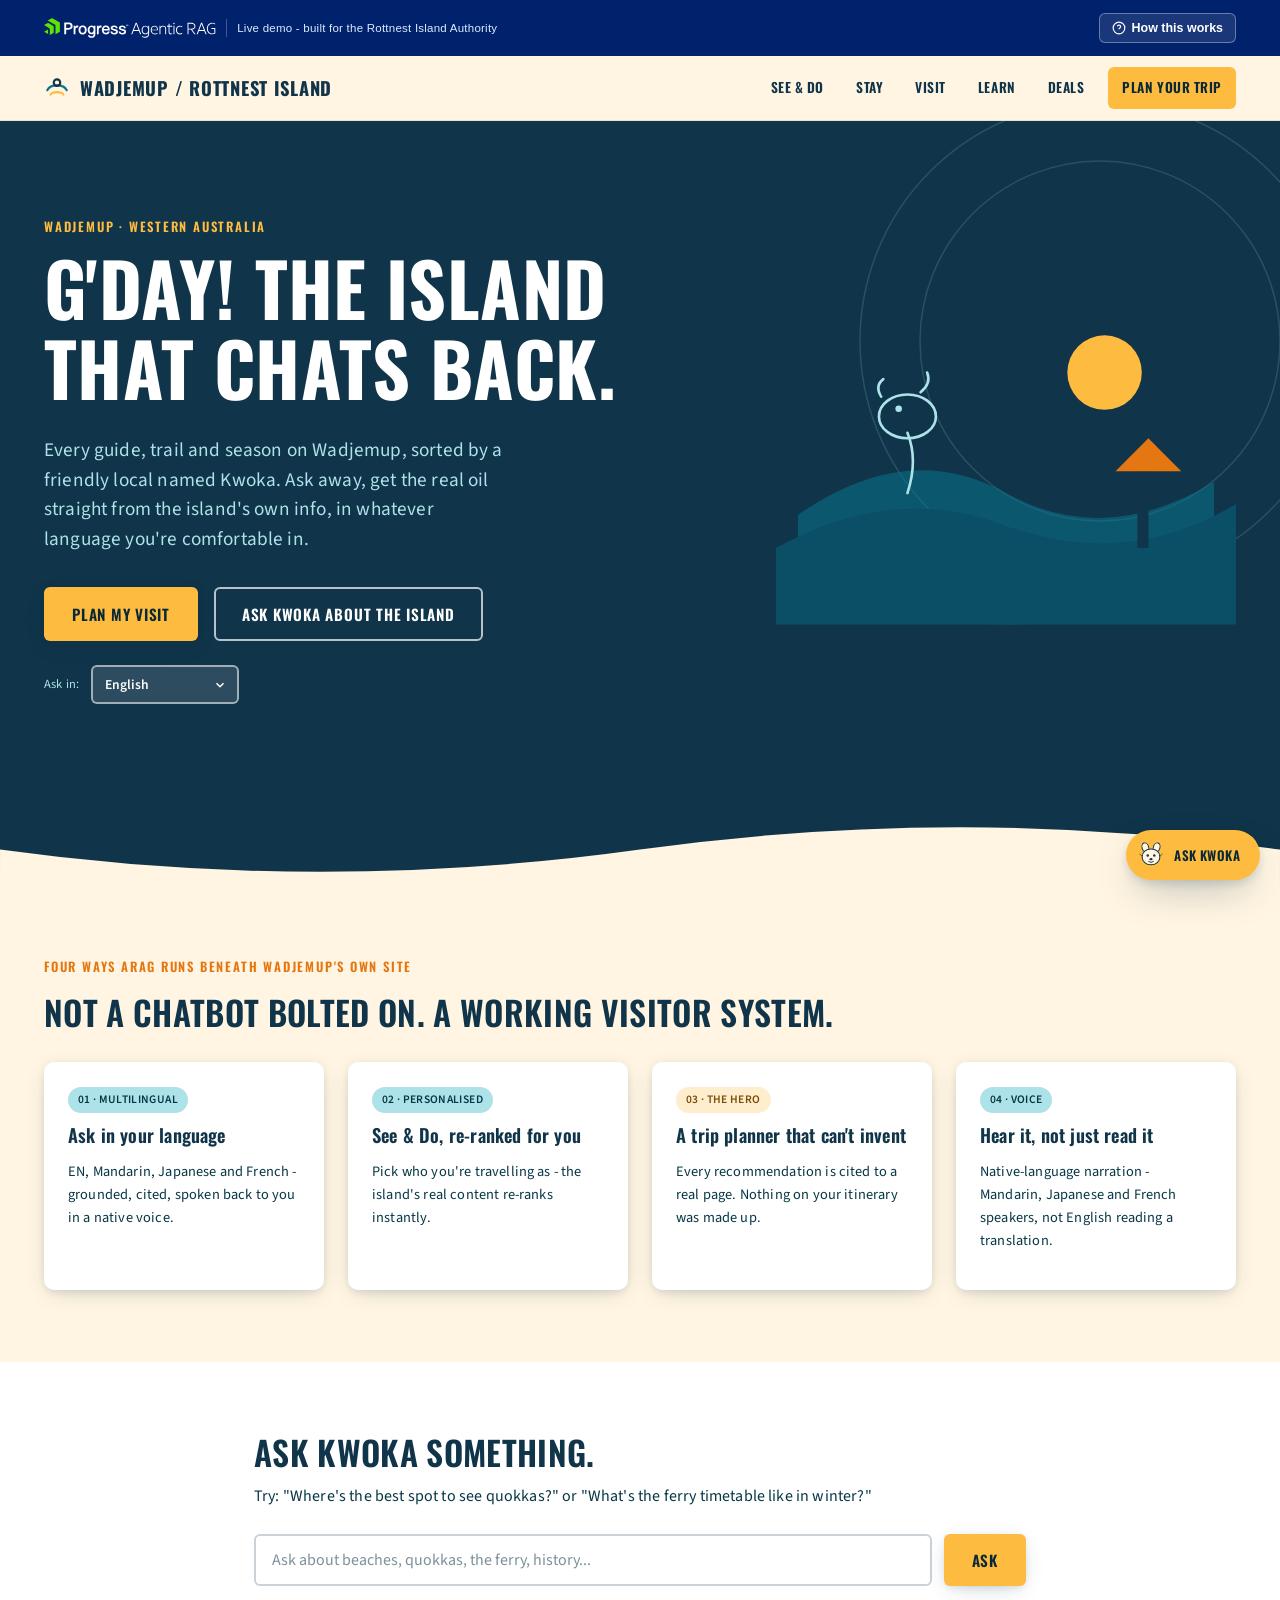
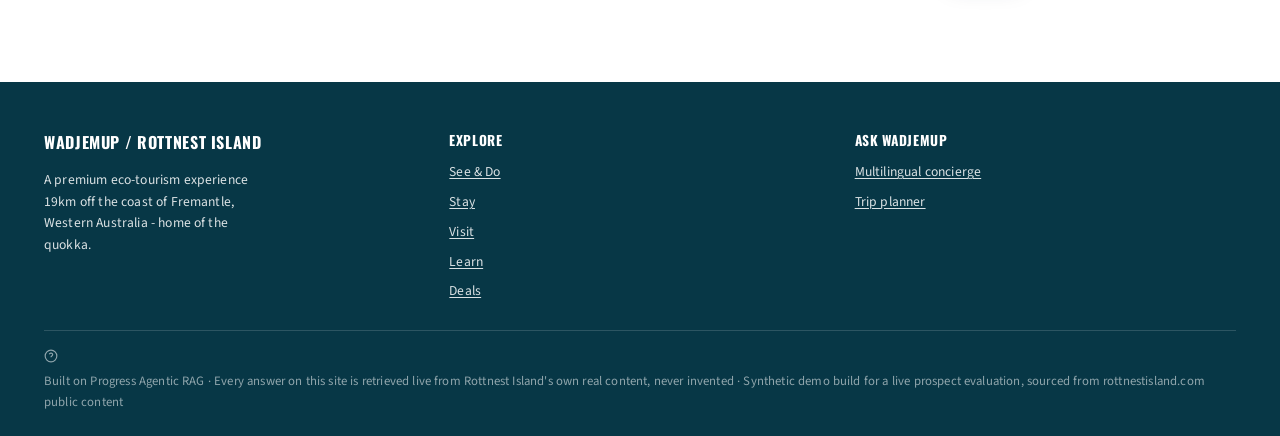
<file: static/pages/index.html>
<!doctype html>
<html lang="en">
<head>
<meta charset="utf-8" />
<meta name="viewport" content="width=device-width, initial-scale=1" />
<title>Wadjemup / Rottnest Island - Visitor Experience</title>
<link rel="stylesheet" href="/static/brand/arag-tokens.css" />
<link rel="stylesheet" href="/static/brand/progress-header.css" />
<link rel="stylesheet" href="/static/css/rottnest.css" />
</head>
<body class="rw-body">

<section class="rw-section-navy" style="position:relative; overflow:hidden; padding:0;">
  <svg class="rw-motif" style="top:-40px; right:-80px; width:520px;" viewBox="0 0 520 520" fill="none">
    <circle cx="260" cy="260" r="240" stroke="#AEE2E9" stroke-width="1.5"/>
    <circle cx="260" cy="260" r="180" stroke="#AEE2E9" stroke-width="1.5"/>
  </svg>
  <div class="rw-container" style="position:relative; padding:96px 24px 110px; display:grid; grid-template-columns: 1.1fr 0.9fr; gap:48px; align-items:center;">
    <div>
      <div class="rw-eyebrow" style="color:#FDBC3F;">Wadjemup · Western Australia</div>
      <h1 class="rw-display" style="color:white; margin-top:10px;">G'day! The Island<br/>That Chats Back.</h1>
      <p class="rw-lead" style="color:#AEE2E9; max-width:46ch; margin-top:18px;">
        Every guide, trail and season on Wadjemup, sorted by a friendly local named Kwoka.
        Ask away, get the real oil straight from the island's own info, in whatever language
        you're comfortable in.
      </p>
      <div class="rw-flex rw-gap-16 rw-mt-32" style="flex-wrap:wrap;">
        <a href="/plan" class="rw-btn rw-btn-primary">Plan My Visit</a>
        <a href="/learn" class="rw-btn rw-btn-outline-light">Ask Kwoka About the Island</a>
      </div>
      <div class="rw-flex rw-gap-12 rw-mt-24" style="flex-wrap:wrap; align-items:center;">
        <span style="font-size:0.78rem; color:#AEE2E9;">Ask in:</span>
        <div id="rw-home-lang-mount"></div>
      </div>
    </div>
    <div>
      <svg viewBox="0 0 420 340" width="100%" style="max-width:460px; display:block; margin-left:auto;">
        <ellipse cx="210" cy="300" rx="190" ry="18" fill="#0A4F65" opacity="0.6"/>
        <path d="M20 220 Q120 150 210 200 Q300 250 400 190 L400 300 Q210 340 20 300 Z" fill="#09768D" opacity="0.55"/>
        <path d="M0 250 Q110 190 210 230 Q320 270 420 210 L420 320 L0 320 Z" fill="#0A4F65"/>
        <circle cx="300" cy="90" r="34" fill="#FDBC3F"/>
        <g stroke="#AEE2E9" stroke-width="2.4" fill="none" stroke-linecap="round">
          <path d="M120 200 q10 -30 0 -55" />
          <ellipse cx="120" cy="130" rx="26" ry="20" />
          <circle cx="112" cy="123" r="3" fill="#AEE2E9" stroke="none"/>
          <path d="M96 112 q-6 -10 2 -16" />
          <path d="M132 108 q10 -8 6 -18" />
        </g>
        <rect x="330" y="180" width="10" height="70" fill="#103449"/>
        <path d="M310 180 L340 150 L370 180 Z" fill="#E47711"/>
      </svg>
    </div>
  </div>
  <svg viewBox="0 0 1440 80" style="display:block; width:100%;"><path d="M0 40 Q360 90 720 40 T1440 40 V80 H0 Z" fill="#FFF5E2"/></svg>
</section>

<section class="rw-section rw-section-sand">
  <div class="rw-container">
    <div class="rw-eyebrow">Four ways ARAG runs beneath Wadjemup's own site</div>
    <h2 class="rw-h2 rw-mt-16">Not a chatbot bolted on. A working visitor system.</h2>
    <div class="rw-grid rw-grid-4 rw-mt-32">
      <a href="/learn" class="rw-card rw-link-plain" style="padding:24px;">
        <div class="rw-chip">01 · Multilingual</div>
        <h3 class="rw-h3" style="margin-top:12px; text-transform:none; font-size:1.15rem;">Ask in your language</h3>
        <p style="font-size:0.9rem; color:var(--rw-teal-darker);">EN, Mandarin, Japanese and French - grounded, cited, spoken back to you in a native voice.</p>
      </a>
      <a href="/see-do" class="rw-card rw-link-plain" style="padding:24px;">
        <div class="rw-chip">02 · Personalised</div>
        <h3 class="rw-h3" style="margin-top:12px; text-transform:none; font-size:1.15rem;">See & Do, re-ranked for you</h3>
        <p style="font-size:0.9rem; color:var(--rw-teal-darker);">Pick who you're travelling as - the island's real content re-ranks instantly.</p>
      </a>
      <a href="/plan" class="rw-card rw-link-plain" style="padding:24px;">
        <div class="rw-chip rw-chip-gold">03 · The hero</div>
        <h3 class="rw-h3" style="margin-top:12px; text-transform:none; font-size:1.15rem;">A trip planner that can't invent</h3>
        <p style="font-size:0.9rem; color:var(--rw-teal-darker);">Every recommendation is cited to a real page. Nothing on your itinerary was made up.</p>
      </a>
      <a href="/learn" class="rw-card rw-link-plain" style="padding:24px;">
        <div class="rw-chip">04 · Voice</div>
        <h3 class="rw-h3" style="margin-top:12px; text-transform:none; font-size:1.15rem;">Hear it, not just read it</h3>
        <p style="font-size:0.9rem; color:var(--rw-teal-darker);">Native-language narration - Mandarin, Japanese and French speakers, not English reading a translation.</p>
      </a>
    </div>
  </div>
</section>

<section class="rw-section rw-section-white">
  <div class="rw-container" style="max-width:820px;">
    <h2 class="rw-h2">Ask Kwoka something.</h2>
    <p class="rw-body-text" style="color:var(--rw-teal-darker); margin-top:6px;">Try: "Where's the best spot to see quokkas?" or "What's the ferry timetable like in winter?"</p>
    <div class="rw-mt-24">
      <div class="rw-flex rw-gap-12">
        <input class="rw-input" id="rw-home-q" placeholder="Ask about beaches, quokkas, the ferry, history..." />
        <button class="rw-btn rw-btn-primary" id="rw-home-ask" type="button">Ask</button>
      </div>
      <div id="rw-home-answer" class="rw-mt-24"></div>
    </div>
  </div>
</section>

<script>window.RW_PAGE = { nav: 'home', revealKey: 'home' };</script>
<script src="/static/js/shared.js"></script>
<script src="/static/js/i18n.js"></script>
<script src="/static/js/assistant-widget.js"></script>
<script src="/static/js/chat-widget.js"></script>
<script>
  RWLang.mountDropdown(document.getElementById('rw-home-lang-mount'), 'rw-lang-select rw-lang-select-dark');
  RWAsk.wire('#rw-home-q', '#rw-home-ask', '#rw-home-answer', { getLang: () => RWLang.getLang(), voice: true });
</script>
</body>
</html>
</file>
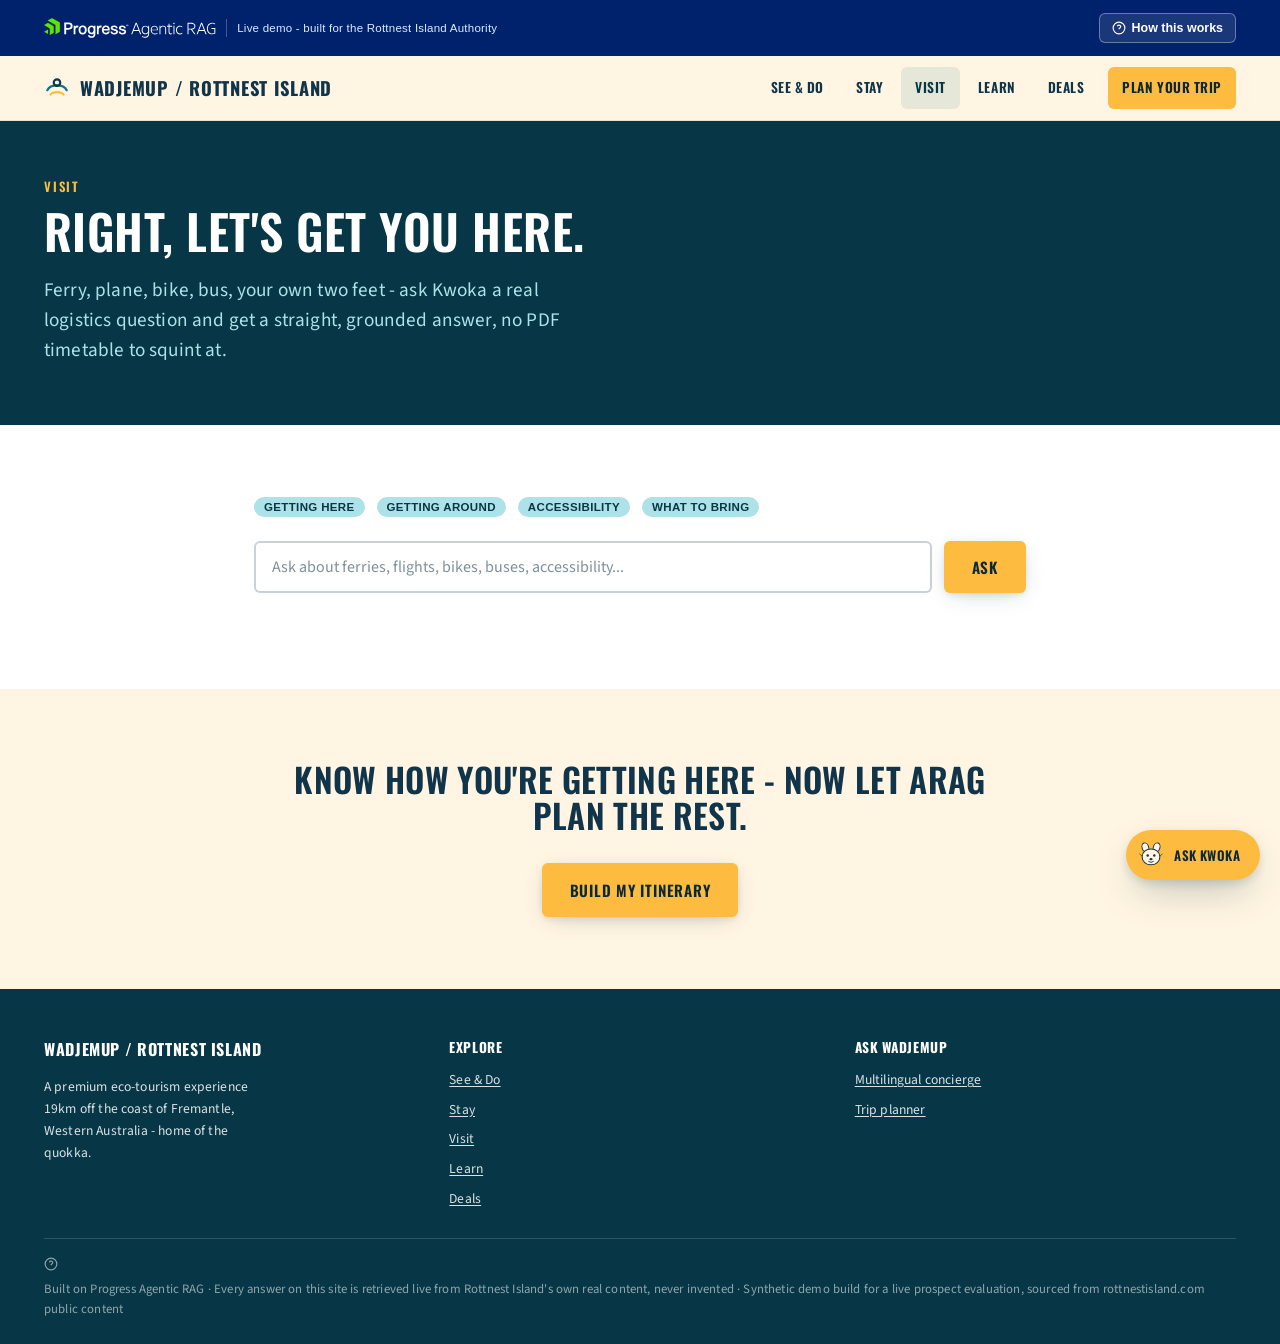
<file: static/pages/visit.html>
<!doctype html>
<html lang="en">
<head>
<meta charset="utf-8" />
<meta name="viewport" content="width=device-width, initial-scale=1" />
<title>Visit - Wadjemup / Rottnest Island</title>
<link rel="stylesheet" href="/static/brand/arag-tokens.css" />
<link rel="stylesheet" href="/static/brand/progress-header.css" />
<link rel="stylesheet" href="/static/css/rottnest.css" />
</head>
<body class="rw-body">

<section class="rw-section-dark" style="padding:56px 0 40px;">
  <div class="rw-container">
    <div class="rw-eyebrow" style="color:#FDBC3F;">Visit</div>
    <h1 class="rw-h1" style="color:white; margin-top:8px;">Right, let's get you here.</h1>
    <p class="rw-lead" style="color:#AEE2E9; max-width:56ch;">Ferry, plane, bike, bus, your own two feet - ask Kwoka a real logistics question and get a straight, grounded answer, no PDF timetable to squint at.</p>
  </div>
</section>

<section class="rw-section rw-section-white">
  <div class="rw-container" style="max-width:820px;">
    <div class="rw-flex rw-gap-12" style="flex-wrap:wrap;">
      <button class="rw-chip" data-q="What are my options for getting to Rottnest Island?" type="button" style="cursor:pointer;border:none;">Getting here</button>
      <button class="rw-chip" data-q="How do I get around the island once I arrive?" type="button" style="cursor:pointer;border:none;">Getting around</button>
      <button class="rw-chip" data-q="What accessibility support is available for visitors with mobility needs?" type="button" style="cursor:pointer;border:none;">Accessibility</button>
      <button class="rw-chip" data-q="What should I pack and bring for a day trip?" type="button" style="cursor:pointer;border:none;">What to bring</button>
    </div>
    <div class="rw-flex rw-gap-12 rw-mt-24">
      <input class="rw-input" id="rw-visit-q" placeholder="Ask about ferries, flights, bikes, buses, accessibility..." />
      <button class="rw-btn rw-btn-primary" id="rw-visit-ask" type="button">Ask</button>
    </div>
    <div id="rw-visit-answer" class="rw-mt-24"></div>
  </div>
</section>

<section class="rw-section rw-section-sand">
  <div class="rw-container" style="max-width:820px; text-align:center;">
    <h2 class="rw-h2">Know how you're getting here - now let ARAG plan the rest.</h2>
    <a href="/plan" class="rw-btn rw-btn-primary rw-mt-16">Build My Itinerary</a>
  </div>
</section>

<script>window.RW_PAGE = { nav: 'visit', revealKey: 'visit' };</script>
<script src="/static/js/shared.js"></script>
<script src="/static/js/i18n.js"></script>
<script src="/static/js/assistant-widget.js"></script>
<script src="/static/js/chat-widget.js"></script>
<script>
  RWAsk.wire('#rw-visit-q', '#rw-visit-ask', '#rw-visit-answer', { getLang: () => 'en', voice: true });
  document.querySelectorAll('[data-q]').forEach(btn => {
    btn.addEventListener('click', () => {
      document.getElementById('rw-visit-q').value = btn.dataset.q;
      document.getElementById('rw-visit-ask').click();
    });
  });
</script>
</body>
</html>
</file>
<file: static/brand/arag-tokens.css>
/* ==========================================================================
   Progress Agentic RAG - Brand Tokens
   Drop into any demo UI, HTML artifact, or landing page.
   Use the semantic tokens (--arag-*) rather than raw palette values so that
   contrast-safe pairings are preserved automatically.
   ========================================================================== */

:root {
  /* --- Raw palette: primary --- */
  --arag-blue-p1-shade: #00123C;  /* Blue P1 + 45% Shade */
  --arag-blue-p2:       #2B2BB2;  /* Pantone 2126 C */

  /* --- Raw palette: secondary --- */
  --arag-blue-p3:       #4B4BF7;  /* 2726 C */
  --arag-blue-p4:       #5777EA;  /* 2718 C */
  --arag-blue-p5:       #DCECFF;  /* 2708 C */
  --arag-green-p2:      #00B563;  /* 2251 C */
  --arag-green-p3:      #00D364;  /* 2420 C */
  --arag-green-s3:      #90EF8E;  /* 708 C  */
  --arag-green-s4:      #CDFFCA;  /* 7485 C */
  --arag-red-s3:        #FF9AA8;  /* 708 C  */
  --arag-yellow-s1:     #FFD000;  /* 109 C  */

  /* --- Raw palette: recommended backgrounds --- */
  --arag-blue-p1:       #00216B;  /* 281 C  */
  --arag-grey-s4:       #F4FAFF;

  /* --- Typography ---
     Progress Sans is TWO fonts. Display leads, Text supports.
     Arial is the only approved substitute - do not insert Helvetica,
     Inter, or a system stack as an intermediate fallback.
     Roboto Mono is for code only, never decorative. */
  --arag-font-display: "Progress Sans Display", Arial, sans-serif;
  --arag-font-text:    "Progress Sans Text", Arial, sans-serif;
  --arag-font-mono:    "Roboto Mono", monospace;

  --arag-size-display: 3.5rem;    /* 56px - Display */
  --arag-size-h1:      2.5rem;    /* 40px - Display */
  --arag-size-h2:      2rem;      /* 32px - Display */
  --arag-size-h3:      1.5rem;    /* 24px - Display */
  --arag-size-lead:    1.25rem;   /* 20px - Text; Display/Text switchover sits here */
  --arag-size-body-lg: 1.125rem;  /* 18px - Text */
  --arag-size-body:    1rem;      /* 16px - Text */
  --arag-size-caption: 0.875rem;  /* 14px - Text */

  /* Display tightens as it grows; Text loosens as it shrinks. */
  --arag-track-display: -0.02em;
  --arag-track-h1:      -0.015em;
  --arag-track-h2:      -0.01em;
  --arag-track-h3:      -0.005em;
  --arag-track-body:     0.01em;
  --arag-track-caption:  0.015em;

  --arag-lh-tight: 1.05;
  --arag-lh-head:  1.2;
  --arag-lh-body:  1.6;

  --arag-weight-light:   300;
  --arag-weight-regular: 400;
  --arag-weight-medium:  500;
  --arag-weight-bold:    700;

  /* --- Geometry: matches the Hex Loop isometric grid --- */
  --arag-angle: 30deg;
  --arag-radius: 6px;
  --arag-radius-lg: 12px;

  /* ======================================================================
     SEMANTIC TOKENS - LIGHT SURFACE (default)
     Every foreground token below clears WCAG AA on --arag-surface.
     Greens are deliberately absent from text roles: Green P2 is 2.56:1
     on this surface and Green P3 is 1.90:1. Both fail. They are fills only.
     ====================================================================== */
  --arag-surface:          var(--arag-grey-s4);
  --arag-surface-raised:   #FFFFFF;
  --arag-text:             #000000;                    /* 20.4:1 - type is black by default */
  --arag-text-muted:       #3D3D42;
  --arag-heading:          #000000;
  --arag-link:             var(--arag-blue-p2);        /*  9.55:1 - color as selective accent */
  --arag-border:           #C9D9EE;

  --arag-action-bg:        var(--arag-blue-p2);
  --arag-action-fg:        #FFFFFF;                    /* 10.04:1 */
  --arag-action-hover-bg:  var(--arag-blue-p1);

  --arag-action-alt-bg:    transparent;
  --arag-action-alt-fg:    var(--arag-blue-p2);
  --arag-action-alt-brd:   var(--arag-blue-p2);

  /* Decorative fills only - never text, never icon strokes, never borders */
  --arag-accent-fill:      var(--arag-green-p3);
  --arag-accent-fill-soft: var(--arag-green-s4);
  --arag-accent-fill-blue: var(--arag-blue-p5);

  /* Semantic states on light: dark text, tinted fill. Never rely on hue alone. */
  --arag-success-fg:       #00663A;
  --arag-success-bg:       var(--arag-green-s4);
  --arag-warning-fg:       #6B4E00;
  --arag-warning-bg:       #FFF3C2;
  --arag-error-fg:         #8C1F2E;
  --arag-error-bg:         #FFE3E7;
}

/* ========================================================================
   DARK SURFACE
   Apply to a section wrapper: <section class="arag-dark"> ... </section>
   This is where the greens earn their contrast - Green P3 is 7.34:1 here.
   ======================================================================== */
.arag-dark {
  --arag-surface:          var(--arag-blue-p1);
  --arag-surface-raised:   var(--arag-blue-p1-shade);
  --arag-text:             #FFFFFF;                    /* 14.69:1 - type is white by default */
  --arag-text-muted:       var(--arag-blue-p5);        /* 12.23:1 */
  --arag-heading:          #FFFFFF;
  --arag-link:             var(--arag-green-s3);       /* 10.44:1 */
  --arag-border:           #143A87;

  --arag-action-bg:        var(--arag-green-p3);
  --arag-action-fg:        var(--arag-blue-p1-shade);  /*  9.12:1 */
  --arag-action-hover-bg:  var(--arag-green-p2);

  --arag-action-alt-bg:    transparent;
  --arag-action-alt-fg:    var(--arag-blue-p5);
  --arag-action-alt-brd:   var(--arag-blue-p5);

  --arag-success-fg:       var(--arag-green-p3);       /*  7.34:1 */
  --arag-success-bg:       transparent;
  --arag-warning-fg:       var(--arag-yellow-s1);      /*  9.98:1 */
  --arag-warning-bg:       transparent;
  --arag-error-fg:         var(--arag-red-s3);         /*  7.30:1 */
  --arag-error-bg:         transparent;

  background: var(--arag-surface);
  color: var(--arag-text);
}

/* ========================================================================
   BASE ELEMENTS
   ======================================================================== */
body {
  font-family: var(--arag-font-text);
  font-size: var(--arag-size-body);
  letter-spacing: var(--arag-track-body);
  line-height: var(--arag-lh-body);
  background: var(--arag-surface);
  color: var(--arag-text);
  -webkit-font-smoothing: antialiased;
}

/* Headings use the Display face. Body, UI, captions use Text.
   Never mix the two inside one string. */
h1, h2, h3, h4 {
  font-family: var(--arag-font-display);
  color: var(--arag-heading);
  line-height: var(--arag-lh-head);
  margin: 0 0 0.5em;
}
h1 { font-size: var(--arag-size-h1); font-weight: var(--arag-weight-bold);   letter-spacing: var(--arag-track-h1); }
h2 { font-size: var(--arag-size-h2); font-weight: var(--arag-weight-medium); letter-spacing: var(--arag-track-h2); }
h3 { font-size: var(--arag-size-h3); font-weight: var(--arag-weight-medium); letter-spacing: var(--arag-track-h3); }

.arag-display {
  font-family: var(--arag-font-display);
  font-size: var(--arag-size-display);
  font-weight: var(--arag-weight-bold);
  line-height: var(--arag-lh-tight);
  letter-spacing: var(--arag-track-display);
  max-width: 14ch;   /* forces the tight stacked break used in brand assets */
}

/* Lead paragraph: Text face, Light weight. Do not pair Light with
   Regular inside the same block - adjacent weights never mix. */
.arag-lead {
  font-family: var(--arag-font-text);
  font-size: var(--arag-size-lead);
  font-weight: var(--arag-weight-light);
  line-height: 1.5;
}

.arag-caption {
  font-size: var(--arag-size-caption);
  letter-spacing: var(--arag-track-caption);
  line-height: 1.4;
  color: var(--arag-text-muted);
}

/* Roboto Mono is restricted to code, syntax, and CLI examples. */
code, pre, kbd, samp {
  font-family: var(--arag-font-mono);
  font-size: 0.875rem;
  line-height: 1.55;
}

a { color: var(--arag-link); text-decoration-thickness: 1px; text-underline-offset: 2px; }

.arag-btn {
  display: inline-block;
  padding: 0.75rem 1.5rem;
  font: var(--arag-weight-medium) var(--arag-size-body) / 1 var(--arag-font-text);
  border: 1px solid transparent;
  border-radius: var(--arag-radius);
  background: var(--arag-action-bg);
  color: var(--arag-action-fg);
  cursor: pointer;
  transition: background 0.15s ease;
}
.arag-btn:hover { background: var(--arag-action-hover-bg); }

.arag-btn--secondary {
  background: var(--arag-action-alt-bg);
  color: var(--arag-action-alt-fg);
  border-color: var(--arag-action-alt-brd);
}

.arag-card {
  background: var(--arag-surface-raised);
  border: 1px solid var(--arag-border);
  border-radius: var(--arag-radius-lg);
  padding: 1.5rem;
}

/* Visible focus is required - do not remove without an equivalent replacement */
:focus-visible { outline: 3px solid var(--arag-blue-p3); outline-offset: 2px; }

/* 30° diagonal field, matching the Hex Loop isometric grid.
   Used for hero sections in the reference brand assets. */
.arag-diagonal {
  background: linear-gradient(
    calc(90deg - var(--arag-angle)),
    var(--arag-blue-p1-shade) 0%,
    var(--arag-blue-p1-shade) 48%,
    var(--arag-blue-p2) 48%,
    var(--arag-blue-p2) 100%
  );
}

/* Progress Sans is proprietary and must not be redistributed. Load it only
   from an official Progress-supplied source in an authorized context; where
   that isn't possible the Arial fallback above is the compliant path.
   Do not bundle font files into shared repos or partner deliverables. */

/* ========================================================================
   LOGO
   Official artwork lives in assets/logos/ - reference those files, never
   redraw the lockup. The symbol green is #5CE500 (Progress corporate),
   NOT an Agentic RAG palette green.

   Minimum height and clear space are brand requirements, not suggestions.
   Clear space equals HALF the height of the Progress symbol: 0.422x the
   horizontal lockup height, 0.213x the stacked lockup height.
   The 75px minimum is the stricter of two conflicting published minimums
   (product-specific 75px vs. corporate 14px/46px) - use 75px.
   ======================================================================== */
--arag-logo-min-h: 75px;

.arag-logo-h,
.arag-logo-stacked {
  width: auto;
  display: block;
  height: var(--arag-logo-min-h);
  min-height: 75px;
}

/* Clear space is expressed in em so it scales with the logo height. */
.arag-logo-h       { margin: 0.422em; }
.arag-logo-stacked { margin: 0.213em; }

/* Legacy alias */
.arag-logo { min-height: 75px; height: 75px; width: auto; display: block; margin: 0.422em; }

/* ========================================================================
   HEX LOOP
   Official artwork lives in assets/hex-loop/hex-loop-rgb.svg - reference
   that file, never draw or approximate the device.

   The Hex Loop is ALWAYS cropped, bleeding off an edge of the layout.
   A complete hexagon sitting inside a slide or section is a violation.
   Crop at the container level, not by editing the SVG.
   ======================================================================== */

/* Generic crop container - overflow hidden, position relative.
   Place the Hex Loop SVG/img inside with position absolute, then
   shift it so part bleeds off the desired edge. */
.arag-hex-loop-crop {
  position: relative;
  overflow: hidden;
}

.arag-hex-loop-crop svg,
.arag-hex-loop-crop img {
  position: absolute;
  pointer-events: none;
}

/* Preset crops - use one of these on the container to position
   the Hex Loop toward a specific edge. Adjust width/top/left
   in your layout as needed; these are starting points. */
.arag-hex-loop-crop--right  svg,
.arag-hex-loop-crop--right  img { right: -30%; top: 10%;  width: 60%; }

.arag-hex-loop-crop--left   svg,
.arag-hex-loop-crop--left   img { left: -30%;  top: 10%;  width: 60%; }

.arag-hex-loop-crop--top-left svg,
.arag-hex-loop-crop--top-left img { left: -25%;  top: -25%; width: 55%; }

.arag-hex-loop-crop--bottom svg,
.arag-hex-loop-crop--bottom img { bottom: -30%; left: 20%; width: 60%; top: auto; }
</file>
<file: static/brand/progress-header.css>
/* Standing Progress Agentic RAG header (gate 2 / B2, layer 1) - always on top,
   every route. Built to progress-arag-branding tokens. Sits above the Rottnest
   Island Authority body experience beneath it. */

.progress-header {
  --progress-header-h: 56px;
  position: sticky;
  top: 0;
  z-index: 50;
  height: var(--progress-header-h);
  background: var(--arag-blue-p1);
  color: white;
  display: flex;
  align-items: center;
}
.progress-header-inner {
  width: 100%;
  max-width: 1240px;
  margin: 0 auto;
  padding: 0 24px;
  display: flex;
  align-items: center;
  justify-content: space-between;
  gap: 16px;
}
.progress-header-brand { display: flex; align-items: center; gap: 10px; }
.progress-header-logo { height: 20px; width: auto; display: block; }
.progress-header-tag {
  font-family: var(--arag-font-text);
  font-size: 0.72rem;
  color: var(--arag-blue-p5);
  letter-spacing: 0.02em;
  border-left: 1px solid rgba(255,255,255,0.25);
  padding-left: 10px;
  white-space: nowrap;
}
.progress-header-right { display: flex; align-items: center; gap: 10px; }
.progress-header-btn {
  display: inline-flex;
  align-items: center;
  gap: 6px;
  font-family: var(--arag-font-text);
  font-size: 0.78rem;
  font-weight: 600;
  color: white;
  background: rgba(255,255,255,0.1);
  border: 1px solid rgba(255,255,255,0.35);
  border-radius: 6px;
  padding: 7px 12px;
  cursor: pointer;
  white-space: nowrap;
}
.progress-header-btn:hover { background: rgba(255,255,255,0.2); }

@media (max-width: 640px) {
  .progress-header-tag { display: none; }
  .progress-header-btn span.progress-header-btn-label { display: none; }
  .progress-header-btn { padding: 7px 9px; }
}

/* --- Solution-architecture reveal modal (gate 11 / B12) --- */
.arag-reveal-overlay {
  position: fixed; inset: 0; background: rgba(0, 18, 60, 0.72);
  backdrop-filter: blur(4px); z-index: 200;
  display: none; align-items: flex-start; justify-content: center;
  padding: 40px 20px; overflow-y: auto;
}
.arag-reveal-overlay.rw-open { display: flex; }
.arag-reveal-modal {
  background: var(--arag-grey-s4);
  color: var(--arag-blue-p1-shade);
  border-radius: 16px;
  max-width: 760px;
  width: 100%;
  /* The MODAL itself scrolls (not just the overlay behind it) so its own
     header can be position:sticky against it - real defect found live on
     mobile, 27 Aug 2026: a ~1168px-tall modal in an 844px viewport scrolled
     the close-X out of reach entirely, with only click-outside left to
     close it. */
  max-height: calc(100vh - 80px);
  overflow-y: auto;
  box-shadow: 0 30px 80px -20px rgba(0,0,0,0.5);
}
.arag-reveal-head {
  position: sticky;
  top: 0;
  z-index: 5;
  background: var(--arag-blue-p1);
  color: white;
  padding: 22px 28px;
  display: flex;
  align-items: center;
  justify-content: space-between;
  gap: 12px;
}
.arag-reveal-head h2 {
  font-family: var(--arag-font-display);
  font-size: 1.3rem;
  margin: 0;
}
.arag-reveal-close {
  background: rgba(255,255,255,0.12); border: none; color: white;
  width: 32px; height: 32px; border-radius: 8px; cursor: pointer; font-size: 1.1rem;
}
.arag-reveal-body { padding: 26px 28px 30px; }
.arag-reveal-section { margin-bottom: 22px; }
.arag-reveal-section h3 {
  font-family: var(--arag-font-display);
  font-size: 0.95rem;
  text-transform: uppercase;
  letter-spacing: 0.04em;
  color: var(--arag-blue-p2);
  margin: 0 0 8px;
}
.arag-reveal-section p { font-family: var(--arag-font-text); font-size: 0.95rem; line-height: 1.55; margin: 0; }
.arag-flow {
  display: flex; align-items: stretch; gap: 6px; flex-wrap: wrap;
  margin-top: 6px;
}
.arag-flow-step {
  flex: 1 1 120px;
  background: white;
  border: 1px solid var(--arag-blue-p5);
  border-radius: 10px;
  padding: 12px 14px;
  font-family: var(--arag-font-text);
  font-size: 0.82rem;
  position: relative;
}
.arag-flow-step .arag-flow-num {
  display: inline-flex; align-items: center; justify-content: center;
  width: 20px; height: 20px; border-radius: 50%;
  background: var(--arag-blue-p2); color: white; font-size: 0.68rem; font-weight: 700;
  margin-bottom: 6px;
}
.arag-flow-arrow { align-self: center; color: var(--arag-blue-p3); font-size: 1.1rem; flex: 0 0 auto; }
.arag-flow-step.arag-flow-active {
  border-color: var(--arag-green-p2);
  box-shadow: 0 0 0 2px var(--arag-green-s4);
}
@keyframes arag-flow-pulse { 0%,100% { box-shadow: 0 0 0 2px var(--arag-green-s4); } 50% { box-shadow: 0 0 0 5px var(--arag-green-s4); } }
.arag-flow-step.arag-flow-anim { animation: arag-flow-pulse 1.1s ease-in-out; }
.arag-reveal-badge {
  display: inline-flex; align-items: center; gap: 5px;
  font-family: var(--arag-font-text); font-size: 0.72rem; font-weight: 600;
  background: var(--arag-green-s4); color: #0a4d2c;
  padding: 3px 9px; border-radius: 999px; margin-top: 4px;
}
.arag-reveal-badge.arag-badge-gap { background: #FFE9C7; color: #7a4c04; }
</file>
<file: static/css/rottnest.css>
/* ==========================================================================
   Rottnest Island Authority - brand design system
   Faithful to rottnestisland.com's real palette/type/mood, rebuilt with our
   own imagery (no scraped photography/logo). This is the BODY brand - see
   brand/progress-header.css for the standing Progress Agentic RAG frame that
   sits above it on every route (gate 2 / B2).
   ========================================================================== */

@import url('https://fonts.googleapis.com/css2?family=Oswald:wght@400;500;600;700&family=Source+Sans+3:ital,wght@0,400;0,500;0,600;0,700;1,400&display=swap');

:root {
  /* --- Rottnest palette (real hex, captured from rottnestisland.com) --- */
  --rw-navy:        #103449;   /* body text / deep panels */
  --rw-teal:         #09768D;   /* secondary brand */
  --rw-teal-dark:    #0A4F65;   /* footer / dark panels */
  --rw-teal-darker:  #073746;
  --rw-sand:         #FFF5E2;   /* light sections */
  --rw-gold:         #FDBC3F;   /* primary CTA */
  --rw-orange:       #E47711;   /* secondary accent */
  --rw-teal-pale:    #AEE2E9;   /* line-art / wash */
  --rw-cyan:         #00B8BE;   /* accent */
  --rw-white:        #FFFFFF;
  --rw-ink:          #0B2836;   /* near-black for high-contrast text on sand */

  --rw-font-display: 'Oswald', 'Bebas Neue', Impact, sans-serif;
  --rw-font-body:    'Source Sans 3', 'Source Sans Pro', system-ui, sans-serif;

  --rw-radius-sm: 6px;
  --rw-radius-md: 10px;
  --rw-radius-lg: 18px;

  --rw-shadow-card: 0 6px 24px -8px rgba(16, 52, 73, 0.25), 0 2px 8px -2px rgba(16, 52, 73, 0.15);
  --rw-shadow-lift: 0 16px 40px -12px rgba(16, 52, 73, 0.35), 0 4px 12px -2px rgba(16, 52, 73, 0.2);

  --rw-container: 1240px;
}

* { box-sizing: border-box; }
html { scroll-behavior: smooth; }

body.rw-body {
  margin: 0;
  font-family: var(--rw-font-body);
  color: var(--rw-navy);
  background: var(--rw-sand);
  -webkit-font-smoothing: antialiased;
  line-height: 1.6;
}

.rw-h1, .rw-h2, .rw-h3, .rw-display, h1.rw-title, h2.rw-title, h3.rw-title {
  font-family: var(--rw-font-display);
  text-transform: uppercase;
  letter-spacing: 0.01em;
  font-weight: 600;
  line-height: 1.08;
  color: var(--rw-navy);
  margin: 0 0 0.4em;
}
.rw-display { font-size: clamp(2.4rem, 6vw, 4.6rem); font-weight: 700; letter-spacing: 0.005em; }
.rw-h1 { font-size: clamp(2rem, 4.4vw, 3rem); }
.rw-h2 { font-size: clamp(1.5rem, 3vw, 2.1rem); }
.rw-h3 { font-size: clamp(1.15rem, 2vw, 1.5rem); }

.rw-lead { font-size: 1.2rem; line-height: 1.55; color: var(--rw-teal-darker); }
.rw-body-text { font-size: 1rem; color: var(--rw-navy); }
.rw-eyebrow {
  font-family: var(--rw-font-display);
  text-transform: uppercase;
  letter-spacing: 0.14em;
  font-size: 0.8rem;
  font-weight: 600;
  color: var(--rw-orange);
}

a { color: var(--rw-teal); }
a.rw-link-plain { color: inherit; text-decoration: none; }

.rw-container { max-width: var(--rw-container); margin: 0 auto; padding: 0 24px; }
@media (max-width: 640px) { .rw-container { padding: 0 16px; } }

/* --- Buttons: limited rounding, high contrast, Progress-adjacent discipline
   applied to the Rottnest palette (B20) --- */
.rw-btn {
  display: inline-flex;
  align-items: center;
  gap: 8px;
  font-family: var(--rw-font-display);
  text-transform: uppercase;
  letter-spacing: 0.05em;
  font-weight: 600;
  font-size: 0.95rem;
  padding: 13px 26px;
  border-radius: var(--rw-radius-sm);
  border: 2px solid transparent;
  cursor: pointer;
  text-decoration: none;
  transition: transform 0.15s ease, box-shadow 0.15s ease, background 0.15s ease;
  white-space: nowrap;
}
.rw-btn:hover { transform: translateY(-1px); }
.rw-btn:active { transform: translateY(0); }
.rw-btn-primary { background: var(--rw-gold); color: var(--rw-ink); box-shadow: var(--rw-shadow-card); }
.rw-btn-primary:hover { background: #ffc85c; box-shadow: var(--rw-shadow-lift); }
.rw-btn-secondary { background: var(--rw-navy); color: var(--rw-white); }
.rw-btn-secondary:hover { background: var(--rw-teal-darker); }
.rw-btn-outline { background: transparent; border-color: var(--rw-navy); color: var(--rw-navy); }
.rw-btn-outline:hover { background: var(--rw-navy); color: var(--rw-white); }
.rw-btn-outline-light { background: transparent; border-color: rgba(255,255,255,0.7); color: var(--rw-white); }
.rw-btn-outline-light:hover { background: rgba(255,255,255,0.14); }
.rw-btn-sm { padding: 9px 18px; font-size: 0.82rem; }

/* --- Inputs: legible always (B20.2) --- */
.rw-input, .rw-select, .rw-textarea {
  font-family: var(--rw-font-body);
  font-size: 1rem;
  color: var(--rw-ink);
  background: var(--rw-white);
  border: 2px solid rgba(16, 52, 73, 0.22);
  border-radius: var(--rw-radius-sm);
  padding: 12px 16px;
  width: 100%;
}
.rw-input::placeholder, .rw-textarea::placeholder { color: rgba(16, 52, 73, 0.55); }
.rw-input:focus, .rw-select:focus, .rw-textarea:focus {
  outline: none;
  border-color: var(--rw-teal);
  box-shadow: 0 0 0 3px rgba(9, 118, 141, 0.18);
}

/* --- Cards --- */
.rw-card {
  background: var(--rw-white);
  border-radius: var(--rw-radius-md);
  box-shadow: var(--rw-shadow-card);
  overflow: hidden;
  transition: transform 0.18s ease, box-shadow 0.18s ease;
}
.rw-card:hover { transform: translateY(-4px); box-shadow: var(--rw-shadow-lift); }

.rw-chip {
  display: inline-flex;
  align-items: center;
  font-size: 0.72rem;
  font-weight: 600;
  letter-spacing: 0.03em;
  text-transform: uppercase;
  padding: 4px 10px;
  border-radius: 999px;
  background: var(--rw-teal-pale);
  color: var(--rw-teal-darker);
}
.rw-chip-gold { background: rgba(253, 188, 63, 0.25); color: #7a4c04; }

/* --- Island line-art motif (recurring decorative device) --- */
.rw-motif {
  position: absolute;
  opacity: 0.16;
  pointer-events: none;
}

/* --- Sections --- */
.rw-section { padding: 72px 0; }
.rw-section-dark { background: var(--rw-teal-darker); color: var(--rw-white); }
.rw-section-dark .rw-h1, .rw-section-dark .rw-h2, .rw-section-dark .rw-h3 { color: var(--rw-white); }
.rw-section-navy { background: var(--rw-navy); color: var(--rw-white); }
.rw-section-navy .rw-h1, .rw-section-navy .rw-h2, .rw-section-navy .rw-h3 { color: var(--rw-white); }
.rw-section-sand { background: var(--rw-sand); }
.rw-section-white { background: var(--rw-white); }

@media (max-width: 640px) { .rw-section { padding: 44px 0; } }

/* --- Nav --- */
.rw-nav {
  position: sticky;
  top: var(--progress-header-h, 56px);
  z-index: 40;
  background: rgba(255, 245, 226, 0.94);
  backdrop-filter: blur(10px);
  -webkit-backdrop-filter: blur(10px);
  border-bottom: 1px solid rgba(16, 52, 73, 0.1);
}
.rw-nav-inner { display: flex; align-items: center; justify-content: space-between; height: 64px; }
.rw-nav-brand { display: flex; align-items: center; gap: 10px; font-family: var(--rw-font-display); font-weight: 700; text-transform: uppercase; letter-spacing: 0.04em; font-size: 1.15rem; color: var(--rw-navy); text-decoration: none; }
.rw-nav-links { display: flex; align-items: center; gap: 4px; list-style: none; margin: 0; padding: 0; }
.rw-nav-links a {
  display: block;
  padding: 10px 14px;
  font-family: var(--rw-font-display);
  text-transform: uppercase;
  letter-spacing: 0.04em;
  font-size: 0.85rem;
  font-weight: 600;
  color: var(--rw-navy);
  text-decoration: none;
  border-radius: var(--rw-radius-sm);
}
.rw-nav-links a:hover, .rw-nav-links a.rw-active { background: rgba(9, 118, 141, 0.1); color: var(--rw-teal-darker); }
.rw-nav-links a.rw-cta { background: var(--rw-gold); color: var(--rw-ink); margin-left: 6px; }
.rw-nav-links a.rw-cta:hover { background: #ffc85c; }
.rw-nav-toggle { display: none; }

/* Base rule (not just inside the media query) so the mobile menu never
   affects desktop layout regardless of viewport-crossing timing. */
.rw-mobile-menu {
  position: fixed;
  inset: 0;
  top: calc(var(--progress-header-h, 56px) + 64px);
  background: var(--rw-sand);
  z-index: 60;
  display: none;
  flex-direction: column;
  padding: 20px;
  overflow-y: auto;
}

@media (max-width: 900px) {
  .rw-nav-links-desktop { display: none; }
  .rw-nav-toggle { display: flex; background: none; border: none; cursor: pointer; padding: 8px; color: var(--rw-navy); }
  .rw-mobile-menu.rw-open { display: flex; }
  .rw-mobile-menu a {
    font-family: var(--rw-font-display);
    text-transform: uppercase;
    letter-spacing: 0.04em;
    font-size: 1.3rem;
    font-weight: 600;
    color: var(--rw-navy);
    text-decoration: none;
    padding: 16px 8px;
    border-bottom: 1px solid rgba(16,52,73,0.12);
  }
  .rw-mobile-menu a.rw-cta { background: var(--rw-gold); color: var(--rw-ink); border-radius: var(--rw-radius-sm); text-align: center; margin-top: 12px; border-bottom: none; }
}

/* --- Footer --- */
.rw-footer { background: var(--rw-teal-darker); color: rgba(255,255,255,0.85); padding: 48px 0 24px; }
.rw-footer a { color: rgba(255,255,255,0.85); }
.rw-footer-credit {
  border-top: 1px solid rgba(255,255,255,0.15);
  margin-top: 28px;
  padding-top: 18px;
  font-size: 0.8rem;
  color: rgba(255,255,255,0.55);
  display: flex;
  align-items: center;
  gap: 8px;
  flex-wrap: wrap;
}

/* --- Grids --- */
.rw-grid { display: grid; gap: 24px; }
.rw-grid-2 { grid-template-columns: repeat(2, 1fr); }
.rw-grid-3 { grid-template-columns: repeat(3, 1fr); }
.rw-grid-4 { grid-template-columns: repeat(4, 1fr); }
@media (max-width: 960px) { .rw-grid-4 { grid-template-columns: repeat(2, 1fr); } .rw-grid-3 { grid-template-columns: repeat(2, 1fr); } }
@media (max-width: 640px) { .rw-grid-2, .rw-grid-3, .rw-grid-4 { grid-template-columns: 1fr; } }

/* --- Catalogue card (B10) --- */
.rw-catalog-card { display: flex; flex-direction: column; }
.rw-catalog-thumb { width: 100%; aspect-ratio: 16/10; object-fit: cover; background: var(--rw-teal-pale); display: block; }
.rw-catalog-body { padding: 16px 18px 18px; display: flex; flex-direction: column; gap: 8px; flex: 1; }
.rw-catalog-title { font-family: var(--rw-font-display); font-weight: 600; font-size: 1.05rem; text-transform: none; letter-spacing: 0; color: var(--rw-navy); margin: 0; }
.rw-catalog-hook { font-size: 0.92rem; color: var(--rw-teal-darker); margin: 0; }
.rw-catalog-highlights { margin: 4px 0 0; padding: 0; list-style: none; font-size: 0.85rem; color: var(--rw-navy); display: flex; flex-direction: column; gap: 3px; }
.rw-catalog-highlights li::before { content: ' - '; color: var(--rw-orange); }
.rw-catalog-chips { display: flex; flex-wrap: wrap; gap: 6px; margin-top: 8px; }

/* --- Language dropdown (replaces the old chip row everywhere, GM revision
   27 Aug 2026 - one switching pattern, not several). Base `.rw-lang-select`
   sits on white/light card backgrounds; `.rw-lang-select-dark` is the
   high-contrast variant for navy hero sections and the chat header. Both
   stay well clear of B20's faint-control/faint-text failure. --- */
.rw-lang-select {
  font-family: var(--rw-font-text);
  font-size: 0.85rem;
  font-weight: 600;
  color: var(--rw-ink);
  background: white;
  border: 2px solid var(--rw-navy);
  border-radius: var(--rw-radius-sm);
  padding: 8px 30px 8px 12px;
  cursor: pointer;
  appearance: none;
  background-image: url("data:image/svg+xml,%3Csvg xmlns='http://www.w3.org/2000/svg' width='14' height='14' viewBox='0 0 24 24' fill='none' stroke='%23103449' stroke-width='2.5'%3E%3Cpolyline points='6 9 12 15 18 9'/%3E%3C/svg%3E");
  background-repeat: no-repeat;
  background-position: right 10px center;
}
.rw-lang-select-dark {
  background-color: rgba(255,255,255,0.12);
  border: 2px solid rgba(255,255,255,0.55);
  color: white;
  background-image: url("data:image/svg+xml,%3Csvg xmlns='http://www.w3.org/2000/svg' width='14' height='14' viewBox='0 0 24 24' fill='none' stroke='%23ffffff' stroke-width='2.5'%3E%3Cpolyline points='6 9 12 15 18 9'/%3E%3C/svg%3E");
  background-repeat: no-repeat;
  background-position: right 10px center;
}
.rw-lang-select-dark option { color: var(--rw-ink); }

/* --- Prominent voice control (GM feedback, 27 Aug 2026: was undiscoverable
   as a small outline button after the sources - now a filled pill directly
   under every answer, one tap, impossible to miss). --- */
.rw-voice-btn-prominent {
  display: inline-flex;
  align-items: center;
  gap: 8px;
  background: var(--rw-gold);
  color: var(--rw-ink);
  border: none;
  border-radius: 999px;
  padding: 10px 18px;
  font-family: var(--rw-font-display);
  font-weight: 700;
  text-transform: uppercase;
  letter-spacing: 0.03em;
  font-size: 0.82rem;
  cursor: pointer;
  margin-top: 16px;
  box-shadow: var(--rw-shadow-card);
}
.rw-voice-btn-prominent:hover { background: #ffc85c; }
.rw-voice-btn-prominent:disabled { opacity: 0.75; cursor: default; }
.rw-voice-icon { font-size: 1rem; }

/* --- Answer / assistant panel --- */
.rw-answer-panel {
  background: var(--rw-white);
  border-radius: var(--rw-radius-lg);
  box-shadow: var(--rw-shadow-card);
  padding: 28px;
  width: 100%;
}
.rw-answer-text { font-size: 1.08rem; line-height: 1.65; color: var(--rw-navy); }
.rw-answer-text p { margin: 0 0 0.9em; }
.rw-answer-text strong { color: var(--rw-teal-darker); }
.rw-sources-row {
  display: grid;
  grid-template-columns: repeat(auto-fill, minmax(220px, 1fr));
  gap: 14px;
  margin-top: 20px;
  width: 100%;
}
.rw-source-tile {
  display: block;
  background: var(--rw-sand);
  border: 1px solid rgba(16,52,73,0.1);
  border-radius: var(--rw-radius-md);
  padding: 12px 14px;
  text-decoration: none;
  color: var(--rw-navy);
  transition: box-shadow 0.15s ease, transform 0.15s ease;
}
.rw-source-tile:hover { box-shadow: var(--rw-shadow-card); transform: translateY(-2px); }
.rw-source-tile .rw-source-num {
  display: inline-flex; align-items: center; justify-content: center;
  width: 22px; height: 22px; border-radius: 50%;
  background: var(--rw-teal); color: white; font-size: 0.72rem; font-weight: 700;
  margin-bottom: 8px;
}
.rw-source-tile .rw-source-title { font-size: 0.88rem; font-weight: 600; line-height: 1.3; }

/* --- Highlighted passage on the source viewer (B23) --- */
/* A block-level container (not <mark>, deliberately - the extracted passage
   often contains full paragraphs/headings, and an inline element's own
   background never paints behind nested block children, a real bug found
   live 27 Aug 2026: the highlight existed in the DOM with the right computed
   background-color, but nothing visible painted on screen). */
.rw-highlight {
  display: block;
  background: rgba(253, 188, 63, 0.28);
  border-left: 4px solid var(--rw-gold);
  border-radius: 4px;
  padding: 10px 16px;
  margin: 4px 0;
  scroll-margin-top: 140px;
}
.rw-highlight p:first-child, .rw-highlight h3:first-child, .rw-highlight h4:first-child, .rw-highlight h5:first-child { margin-top: 0; }
.rw-highlight p:last-child { margin-bottom: 0; }

/* --- Persona picker (See & Do) --- */
.rw-persona-row { display: flex; flex-wrap: wrap; gap: 10px; }
.rw-persona-pill {
  font-family: var(--rw-font-display);
  text-transform: uppercase;
  letter-spacing: 0.03em;
  font-size: 0.82rem;
  font-weight: 600;
  padding: 11px 18px;
  border-radius: 999px;
  border: 2px solid var(--rw-navy);
  background: transparent;
  color: var(--rw-navy);
  cursor: pointer;
}
.rw-persona-pill.rw-active { background: var(--rw-navy); color: var(--rw-white); }

/* --- Manual journey stepper (B15: manual by default) --- */
.rw-stepper { display: flex; align-items: center; gap: 8px; margin-top: 18px; }
.rw-stepper button {
  background: var(--rw-navy); color: white; border: none; border-radius: var(--rw-radius-sm);
  width: 40px; height: 40px; font-size: 1.2rem; cursor: pointer;
}
.rw-stepper button:disabled { opacity: 0.35; cursor: not-allowed; }
.rw-stepper .rw-step-dots { display: flex; gap: 6px; }
.rw-stepper .rw-dot { width: 8px; height: 8px; border-radius: 50%; background: rgba(16,52,73,0.25); }
.rw-stepper .rw-dot.rw-dot-active { background: var(--rw-orange); }

/* --- Utility --- */
.rw-flex { display: flex; }
.rw-flex-col { display: flex; flex-direction: column; }
.rw-items-center { align-items: center; }
.rw-justify-between { justify-content: space-between; }
.rw-gap-8 { gap: 8px; } .rw-gap-12 { gap: 12px; } .rw-gap-16 { gap: 16px; } .rw-gap-24 { gap: 24px; }
.rw-mt-16 { margin-top: 16px; } .rw-mt-24 { margin-top: 24px; } .rw-mt-32 { margin-top: 32px; }
.rw-relative { position: relative; }
.rw-skeleton { background: linear-gradient(90deg, rgba(16,52,73,0.06) 25%, rgba(16,52,73,0.12) 37%, rgba(16,52,73,0.06) 63%); background-size: 400% 100%; animation: rw-shimmer 1.4s ease infinite; border-radius: var(--rw-radius-sm); }
@keyframes rw-shimmer { 0% { background-position: 100% 50%; } 100% { background-position: 0 50%; } }

.rw-visually-hidden { position: absolute; width: 1px; height: 1px; overflow: hidden; clip: rect(0,0,0,0); white-space: nowrap; }

.rw-synthetic-note { font-size: 0.72rem; color: rgba(16,52,73,0.55); }

/* ==========================================================================
   Persistent conversational chat widget (GM revision, 27 Aug 2026)
   ========================================================================== */
#rw-chat-fab {
  position: fixed;
  right: 20px;
  bottom: 20px;
  z-index: 90;
  display: flex;
  align-items: center;
  gap: 8px;
  background: var(--rw-gold);
  color: var(--rw-ink);
  border: none;
  border-radius: 999px;
  padding: 14px 20px 14px 16px;
  box-shadow: var(--rw-shadow-lift);
  cursor: pointer;
  font-family: var(--rw-font-display);
  font-weight: 600;
  text-transform: uppercase;
  letter-spacing: 0.03em;
  font-size: 0.82rem;
  transition: transform 0.15s ease, background 0.15s ease;
}
#rw-chat-fab:hover { background: #ffc85c; transform: translateY(-2px); }
#rw-chat-fab.rw-chat-fab-open { background: var(--rw-navy); color: white; }
#rw-chat-fab.rw-chat-fab-hidden { transform: scale(0) translateY(20px); opacity: 0; pointer-events: none; }
#rw-chat-fab.rw-chat-fab-scrolling { opacity: 0.28; transform: scale(0.82); pointer-events: none; }
#rw-chat-fab-label { white-space: nowrap; }

.rw-chat-panel {
  position: fixed;
  right: 20px;
  bottom: 92px;
  z-index: 95;
  width: min(400px, calc(100vw - 40px));
  height: min(600px, calc(100vh - 132px));
  background: var(--rw-sand);
  border-radius: var(--rw-radius-lg);
  box-shadow: var(--rw-shadow-lift);
  display: none;
  flex-direction: column;
  overflow: hidden;
  border: 1px solid rgba(16,52,73,0.12);
}
.rw-chat-panel.rw-open { display: flex; }

.rw-chat-head {
  background: var(--rw-navy);
  color: white;
  padding: 14px 16px;
  display: flex;
  align-items: center;
  justify-content: space-between;
  gap: 8px;
  flex-shrink: 0;
}
.rw-chat-head-title {
  font-family: var(--rw-font-display);
  text-transform: uppercase;
  letter-spacing: 0.03em;
  font-weight: 600;
  font-size: 0.9rem;
  display: flex;
  align-items: center;
  gap: 8px;
}
.rw-chat-dot { width: 7px; height: 7px; border-radius: 50%; background: #4ade80; display: inline-block; margin-right: 5px; }
.rw-chat-avatar { display: flex; align-items: center; justify-content: center; width: 34px; height: 34px; flex-shrink: 0; }
.rw-chat-avatar svg { display: block; }
#rw-chat-name { font-size: 0.95rem; }
.rw-chat-head-actions { display: flex; align-items: center; gap: 6px; }
.rw-chat-lang-select { font-size: 0.72rem !important; padding: 6px 24px 6px 9px !important; }

/* Chat FAB with the quokka avatar + name */
.rw-chat-fab-avatar { display: flex; align-items: center; justify-content: center; width: 30px; height: 30px; flex-shrink: 0; margin: -4px 0 -4px -6px; }
.rw-chat-fab-avatar svg { display: block; width: 30px; height: 30px; }
.rw-chat-icon-btn {
  background: rgba(255,255,255,0.12);
  border: none;
  color: white;
  width: 28px;
  height: 28px;
  border-radius: 7px;
  cursor: pointer;
  font-size: 0.95rem;
  flex-shrink: 0;
}
.rw-chat-icon-btn:hover { background: rgba(255,255,255,0.24); }
/* Persistent Listen (auto-read) toggle - obvious ON state (GM revision,
   27 Aug 2026: "make the on/off state obvious"), not a subtle tint. */
#rw-chat-listen-toggle.rw-chat-listen-on {
  background: var(--rw-gold);
  color: var(--rw-ink);
  box-shadow: 0 0 0 2px rgba(253, 188, 63, 0.4);
}
#rw-chat-listen-toggle.rw-chat-listen-on:hover { background: #ffc85c; }

/* Genuine follow-up question chips - distinct from the source-citation
   chips below an answer, and from raw KB titles (GM revision, 27 Aug 2026:
   real defect - the only "suggestion"-shaped surface was citation tiles
   showing raw page titles like "Sitemap"; these are separately generated,
   tourist-phrased QUESTIONS that submit as the next turn on click). */
.rw-chat-suggestions { display: flex; flex-direction: column; gap: 6px; margin-top: 4px; align-self: flex-start; max-width: 88%; }
.rw-chat-suggestion-chip {
  text-align: left;
  background: white;
  border: 1.5px solid var(--rw-teal);
  color: var(--rw-teal-darker);
  border-radius: 999px;
  padding: 8px 14px;
  font-size: 0.82rem;
  font-weight: 600;
  cursor: pointer;
}
.rw-chat-suggestion-chip:hover { background: var(--rw-teal-pale); }

.rw-chat-messages {
  flex: 1;
  overflow-y: auto;
  padding: 16px;
  display: flex;
  flex-direction: column;
  gap: 12px;
}
.rw-chat-welcome { font-size: 0.88rem; color: var(--rw-teal-darker); background: white; border-radius: var(--rw-radius-md); padding: 14px; box-shadow: var(--rw-shadow-card); }
.rw-chat-welcome-sub { font-size: 0.78rem; color: var(--rw-teal); margin-top: 8px; }
.rw-chat-msg { display: flex; flex-direction: column; max-width: 88%; }
.rw-chat-msg-user { align-self: flex-end; align-items: flex-end; }
.rw-chat-msg-bot { align-self: flex-start; align-items: flex-start; }
.rw-chat-bubble {
  border-radius: 14px;
  padding: 10px 14px;
  font-size: 0.9rem;
  line-height: 1.5;
}
.rw-chat-msg-user .rw-chat-bubble { background: var(--rw-navy); color: white; border-bottom-right-radius: 4px; }
.rw-chat-msg-bot .rw-chat-bubble { background: white; color: var(--rw-navy); box-shadow: var(--rw-shadow-card); border-bottom-left-radius: 4px; }
.rw-chat-bubble p { margin: 0 0 0.6em; }
.rw-chat-bubble p:last-child { margin-bottom: 0; }
.rw-chat-bubble a { color: var(--rw-teal); }

.rw-chat-typing { display: flex; gap: 4px; padding: 14px; }
.rw-chat-typing span { width: 6px; height: 6px; border-radius: 50%; background: rgba(16,52,73,0.35); animation: rw-chat-bounce 1.2s infinite ease-in-out; }
.rw-chat-typing span:nth-child(2) { animation-delay: 0.15s; }
.rw-chat-typing span:nth-child(3) { animation-delay: 0.3s; }
@keyframes rw-chat-bounce { 0%, 80%, 100% { transform: translateY(0); opacity: 0.5; } 40% { transform: translateY(-4px); opacity: 1; } }

.rw-chat-actions { margin-top: 6px; display: flex; flex-direction: column; gap: 6px; width: 100%; }
.rw-chat-voice-btn {
  align-self: flex-start;
  background: var(--rw-teal-pale);
  color: var(--rw-teal-darker);
  border: none;
  border-radius: 999px;
  padding: 6px 12px;
  font-size: 0.76rem;
  font-weight: 700;
  cursor: pointer;
}
.rw-chat-voice-btn:hover { background: #96d5db; }
.rw-chat-sources { display: flex; flex-direction: column; gap: 4px; }
.rw-chat-source-chip {
  font-size: 0.74rem;
  color: var(--rw-teal-darker);
  background: white;
  border: 1px solid rgba(16,52,73,0.12);
  border-radius: 8px;
  padding: 6px 10px;
  text-decoration: none;
  display: block;
}
.rw-chat-source-chip:hover { box-shadow: var(--rw-shadow-card); }

.rw-chat-input-row {
  flex-shrink: 0;
  display: flex;
  gap: 8px;
  padding: 12px;
  background: white;
  border-top: 1px solid rgba(16,52,73,0.1);
}
.rw-chat-input-row .rw-input { flex: 1; }

@media (max-width: 640px) {
  #rw-chat-fab-label { display: none; }
  /* Small, corner-hugging circle (44px - WCAG minimum touch target, no
     larger) so the smallest possible footprint sits over scrolling content - the same trade-off every persistent chat launcher makes, minimised. */
  #rw-chat-fab { padding: 11px; right: 14px; bottom: 14px; }
  .rw-chat-panel {
    right: 0;
    left: 0;
    bottom: 0;
    top: 0;
    width: 100%;
    height: 100%;
    border-radius: 0;
  }
}
</file>
